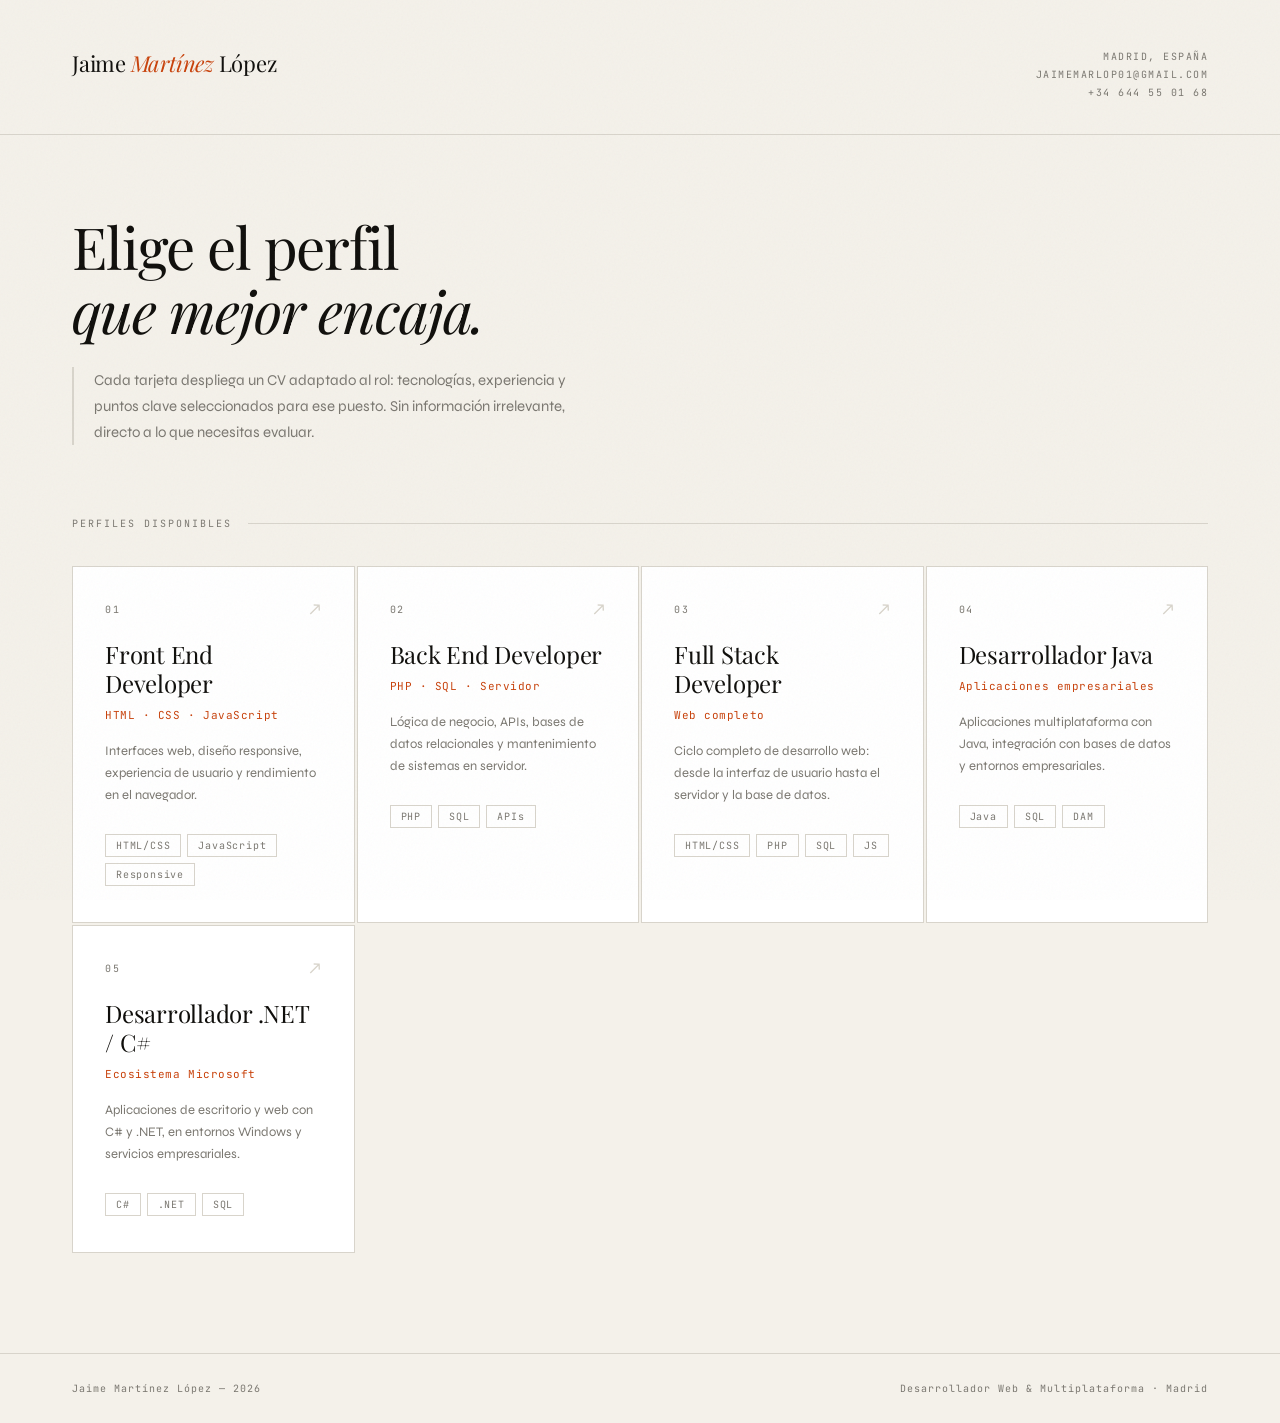
<file: index.html>
<!DOCTYPE html>
<html lang="es">
<head>
<meta charset="UTF-8">
<meta name="viewport" content="width=device-width, initial-scale=1.0">
<title>Jaime Martínez López — Portfolio</title>
<link rel="preconnect" href="https://fonts.googleapis.com">
<link href="https://fonts.googleapis.com/css2?family=Playfair+Display:ital,wght@0,400;0,700;1,400&family=Syne:wght@400;500;700&family=JetBrains+Mono:wght@300;400&display=swap" rel="stylesheet">
<style>
:root { --bg:#f4f1ea; --ink:#0f0e0b; --muted:#7a7770; --line:#d8d4cb; --accent:#c8410a; }
*,*::before,*::after{box-sizing:border-box;margin:0;padding:0}
html{scroll-behavior:smooth}
body{background:var(--bg);color:var(--ink);font-family:'Syne',sans-serif;min-height:100vh;overflow-x:hidden}
body::after{content:'';position:fixed;inset:0;background-image:url("data:image/svg+xml,%3Csvg viewBox='0 0 512 512' xmlns='http://www.w3.org/2000/svg'%3E%3Cfilter id='g'%3E%3CfeTurbulence type='fractalNoise' baseFrequency='0.9' numOctaves='4' stitchTiles='stitch'/%3E%3C/filter%3E%3Crect width='100%25' height='100%25' filter='url(%23g)' opacity='0.035'/%3E%3C/svg%3E");pointer-events:none;z-index:100}
header{padding:48px 72px 32px;display:flex;justify-content:space-between;align-items:flex-start;border-bottom:1px solid var(--line);opacity:0;animation:fadeUp .6s .1s ease forwards}
.header-name{font-family:'Playfair Display',serif;font-size:22px;font-weight:400;letter-spacing:-.01em}
.header-name em{font-style:italic;color:var(--accent)}
.header-meta{font-family:'JetBrains Mono',monospace;font-size:10px;letter-spacing:.15em;color:var(--muted);text-transform:uppercase;text-align:right;line-height:1.8}
.hero-copy{padding:80px 72px 0;max-width:680px;opacity:0;animation:fadeUp .6s .25s ease forwards}
.hero-tag{font-family:'JetBrains Mono',monospace;font-size:10px;letter-spacing:.2em;text-transform:uppercase;color:var(--accent);display:flex;align-items:center;gap:12px;margin-bottom:28px}
.hero-tag::before{content:'';width:36px;height:1px;background:var(--accent)}
.hero-h1{font-family:'Playfair Display',serif;font-size:clamp(36px,5vw,58px);font-weight:400;line-height:1.1;letter-spacing:-.02em;margin-bottom:24px}
.hero-h1 em{font-style:italic}
.hero-sub{font-size:15px;color:var(--muted);line-height:1.75;max-width:520px;border-left:2px solid var(--line);padding-left:20px}
.selector-wrap{padding:72px 72px 100px}
.selector-label{font-family:'JetBrains Mono',monospace;font-size:10px;letter-spacing:.2em;color:var(--muted);text-transform:uppercase;margin-bottom:36px;display:flex;align-items:center;gap:16px}
.selector-label::after{content:'';flex:1;height:1px;background:var(--line)}
.cards-grid{display:grid;grid-template-columns:repeat(auto-fill,minmax(280px,1fr));gap:2px}
.role-card{background:white;border:1px solid var(--line);padding:36px 32px;text-decoration:none;color:var(--ink);display:block;position:relative;overflow:hidden;transition:background .2s,border-color .2s;opacity:0;animation:fadeUp .5s ease forwards}
.role-card::before{content:'';position:absolute;bottom:0;left:0;height:3px;width:0;background:var(--accent);transition:width .35s ease}
.role-card:hover{background:#fdf9f4;border-color:#c5bfb5}
.role-card:hover::before{width:100%}
.card-num{font-family:'JetBrains Mono',monospace;font-size:10px;letter-spacing:.15em;color:var(--muted);margin-bottom:24px}
.card-title{font-family:'Playfair Display',serif;font-size:24px;font-weight:400;line-height:1.2;margin-bottom:10px;letter-spacing:-.01em}
.card-sub{font-family:'JetBrains Mono',monospace;font-size:11px;color:var(--accent);letter-spacing:.05em;margin-bottom:18px}
.card-desc{font-size:13px;color:var(--muted);line-height:1.7;margin-bottom:28px}
.card-tags{display:flex;flex-wrap:wrap;gap:6px}
.tag{font-family:'JetBrains Mono',monospace;font-size:10px;letter-spacing:.08em;padding:4px 10px;border:1px solid var(--line);color:var(--muted)}
.card-arrow{position:absolute;top:32px;right:32px;font-size:18px;color:var(--line);transition:color .2s,transform .2s}
.role-card:hover .card-arrow{color:var(--accent);transform:translate(3px,-3px)}
footer{border-top:1px solid var(--line);padding:28px 72px;display:flex;justify-content:space-between;font-family:'JetBrains Mono',monospace;font-size:10px;color:var(--muted);letter-spacing:.1em;opacity:0;animation:fadeUp .5s .8s ease forwards}
@keyframes fadeUp{from{opacity:0;transform:translateY(18px)}to{opacity:1;transform:none}}
@media(max-width:720px){header,.hero-copy,.selector-wrap,footer{padding-left:28px;padding-right:28px}.cards-grid{grid-template-columns:1fr}}
</style>
</head>
<body>
<header>
  <div class="header-name">Jaime <em>Martínez</em> López</div>
  <div class="header-meta">Madrid, España<br>jaimemarlop01@gmail.com<br>+34 644 55 01 68</div>
</header>
<div class="hero-copy">
  <h1 class="hero-h1">Elige el perfil<br><em>que mejor encaja.</em></h1>
  <p class="hero-sub">Cada tarjeta despliega un CV adaptado al rol: tecnologías, experiencia y puntos clave seleccionados para ese puesto. Sin información irrelevante, directo a lo que necesitas evaluar.</p>
</div>
<div class="selector-wrap">
  <div class="selector-label">Perfiles disponibles</div>
  <div class="cards-grid" id="cards-grid"></div>
</div>
<footer>
  <span>Jaime Martínez López — 2026</span>
  <span>Desarrollador Web &amp; Multiplataforma · Madrid</span>
</footer>
<script>
const roles={frontend:{num:'01',title:'Front End Developer',sub:'HTML · CSS · JavaScript',desc:'Interfaces web, diseño responsive, experiencia de usuario y rendimiento en el navegador.',tags:['HTML/CSS','JavaScript','Responsive']},backend:{num:'02',title:'Back End Developer',sub:'PHP · SQL · Servidor',desc:'Lógica de negocio, APIs, bases de datos relacionales y mantenimiento de sistemas en servidor.',tags:['PHP','SQL','APIs']},fullstack:{num:'03',title:'Full Stack Developer',sub:'Web completo',desc:'Ciclo completo de desarrollo web: desde la interfaz de usuario hasta el servidor y la base de datos.',tags:['HTML/CSS','PHP','SQL','JS']},java:{num:'04',title:'Desarrollador Java',sub:'Aplicaciones empresariales',desc:'Aplicaciones multiplataforma con Java, integración con bases de datos y entornos empresariales.',tags:['Java','SQL','DAM']},dotnet:{num:'05',title:'Desarrollador .NET / C#',sub:'Ecosistema Microsoft',desc:'Aplicaciones de escritorio y web con C# y .NET, en entornos Windows y servicios empresariales.',tags:['C#','.NET','SQL']}};
const grid=document.getElementById('cards-grid');
Object.entries(roles).forEach(([key,r],i)=>{
  const delay=(0.30+i*0.08).toFixed(2);
  const tags=r.tags.map(t=>'<span class="tag">'+t+'</span>').join('');
  const a=document.createElement('a');
  a.className='role-card';a.href='cv.html?role='+key;a.style.animationDelay=delay+'s';
  a.innerHTML='<div class="card-arrow">↗</div><div class="card-num">'+r.num+'</div><div class="card-title">'+r.title+'</div><div class="card-sub">'+r.sub+'</div><p class="card-desc">'+r.desc+'</p><div class="card-tags">'+tags+'</div>';
  grid.appendChild(a);
});
</script>
</body>
</html>
</file>
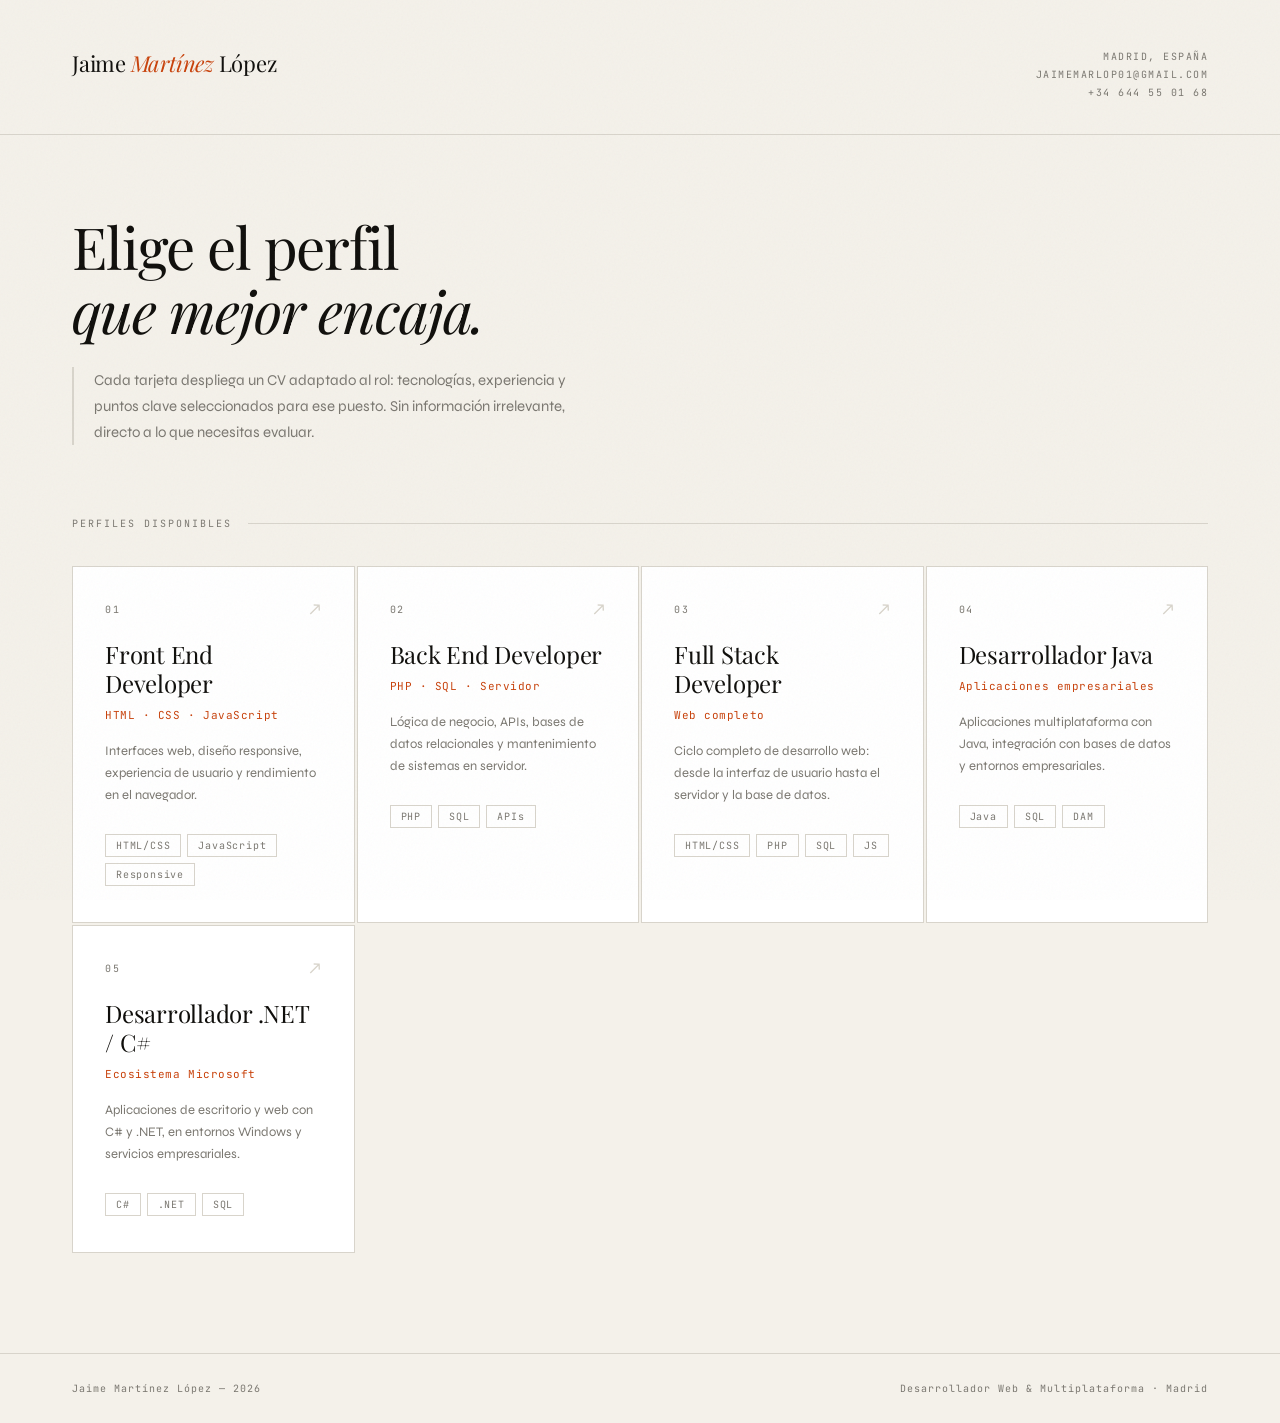
<file: cv.html>
<!DOCTYPE html>
<html lang="es">
<head>
<meta charset="UTF-8">
<meta name="viewport" content="width=device-width, initial-scale=1.0">
<title>CV — Jaime Martínez López</title>
<link rel="preconnect" href="https://fonts.googleapis.com">
<link href="https://fonts.googleapis.com/css2?family=DM+Serif+Display:ital@0;1&family=DM+Mono:wght@300;400;500&family=DM+Sans:wght@300;400;500;600&display=swap" rel="stylesheet">
<meta name="color-scheme" content="dark">
<link rel="stylesheet" href="css/styles.css">
<style>
.back-bar{display:flex;align-items:center;justify-content:space-between;padding:0 40px;height:44px;border-bottom:1px solid var(--border);background:var(--surface)}
.back-link{display:inline-flex;align-items:center;gap:10px;font-family:'DM Mono',monospace;font-size:10px;letter-spacing:.15em;text-transform:uppercase;color:var(--muted);text-decoration:none;transition:color .2s}
.back-link:hover{color:var(--accent)}
.back-link::before{content:'←';font-size:13px}
.full-cv-link{display:inline-flex;align-items:center;gap:8px;font-family:'DM Mono',monospace;font-size:10px;letter-spacing:.15em;text-transform:uppercase;color:var(--muted);text-decoration:none;border:1px solid var(--border);padding:4px 12px;transition:color .2s,border-color .2s}
.full-cv-link:hover{color:var(--accent);border-color:var(--accent)}
.full-cv-link::after{content:'→';font-size:13px}
.role-badge{font-family:'DM Mono',monospace;font-size:10px;letter-spacing:.15em;text-transform:uppercase;color:#0b0c0f;background:var(--accent);padding:4px 12px;display:flex;align-items:center;gap:8px}
.pulse-dot{width:6px;height:6px;background:#0b0c0f;border-radius:50%;animation:pulse 1.8s ease infinite}
@keyframes pulse{0%,100%{transform:scale(1);opacity:1}50%{transform:scale(1.4);opacity:.55}}
.skill-card.relevant::after{width:100%}
.skill-card.relevant{background:#181b22}
.skill-card.dimmed{opacity:.22}
.edu-card.dimmed{opacity:.25}
</style>
</head>
<body>

<div class="back-bar">
  <a class="back-link" href="index.html">Volver a selección de perfil</a>
  <a class="full-cv-link" href="cv_completo.html">Ver CV completo</a>
  <span class="role-badge"><span class="pulse-dot"></span><span id="badge-text"></span></span>
</div>

<section class="hero">
  <div class="hero-left">
    <div class="eyebrow" id="eyebrow"></div>
    <h1>Jaime<br><em>Martínez</em><br>López</h1>
    <p class="hero-role" id="hero-role"></p>
    <p class="hero-bio" id="hero-bio"></p>
    <div class="hero-cta">
      <a href="mailto:jaimemarlop01@gmail.com" class="btn btn-primary">✉ Contactar</a>
      <a href="tel:+34644550168" class="btn btn-ghost">📞 +34 644 55 01 68</a>
    </div>
  </div>
  <div class="hero-right">
    <div class="hero-photo-wrap">
      <img class="hero-photo" src="img/photo.png" alt="Jaime Martínez López">
    </div>
  </div>
</section>

<div class="ticker">
  <div class="ticker-inner" id="ticker-inner"></div>
</div>

<main>
  <section class="section reveal">
    <div class="section-label">Habilidades <span>01</span></div>
    <div class="skills-grid" id="skills-grid"></div>
  </section>

  <section class="section reveal">
    <div class="section-label">Experiencia <span>02</span></div>
    <div class="exp-item">
      <div class="exp-date">
        <strong>ACTUAL</strong>
        Enero 2023 — Actualidad<br>
        <span style="color:#6b6f7a;font-size:11px;">3 años, 4 meses</span>
      </div>
      <div>
        <div class="exp-role" id="exp-role"></div>
        <div class="exp-company" id="exp-company"></div>
        <ul class="exp-bullets" id="exp-bullets"></ul>
      </div>
    </div>
  </section>

  <section class="section reveal">
    <div class="section-label">Formación <span>03</span></div>
    <div class="edu-grid">
      <div class="edu-card" data-edu="dam">
        <div class="edu-year">2019 — 2020</div>
        <div class="edu-title">Grado en Desarrollo de Aplicaciones Multiplataforma</div>
        <div class="edu-school">IMF Smart Education</div>
      </div>
      <div class="edu-card" data-edu="web">
        <div class="edu-year">2021 — 2022</div>
        <div class="edu-title">Grado en Desarrollo de Aplicaciones Web</div>
        <div class="edu-school">IMF Smart Education</div>
      </div>
    </div>
  </section>

  <section class="section reveal">
    <div class="section-label">Idiomas <span>04</span></div>
    <div class="lang-row">
      <div class="lang-pill">
        <span style="font-size:22px">🇪🇸</span>
        <span class="lang-name">Español</span>
        <div class="lang-dots"><div class="dot on"></div><div class="dot on"></div><div class="dot on"></div><div class="dot on"></div><div class="dot on"></div></div>
        <span class="lang-level">Nativo</span>
      </div>
      <div class="lang-pill">
        <span style="font-size:22px">🇬🇧</span>
        <span class="lang-name">Inglés</span>
        <div class="lang-dots"><div class="dot on"></div><div class="dot on"></div><div class="dot on"></div><div class="dot on"></div><div class="dot"></div></div>
        <span class="lang-level">Profesional</span>
      </div>
    </div>
  </section>
</main>

<div class="contact-strip reveal">
  <div class="contact-item"><span class="contact-label">Teléfono</span><a href="tel:+34644550168" class="contact-value">+34 644 55 01 68</a></div>
  <div class="contact-item"><span class="contact-label">Email</span><a href="mailto:jaimemarlop01@gmail.com" class="contact-value">jaimemarlop01@gmail.com</a></div>
  <div class="contact-item"><span class="contact-label">Ubicación</span><span class="contact-value">Madrid, España</span></div>
</div>

<footer>
  <span>Jaime Martínez López — 2026</span>
  <span id="footer-role"></span>
</footer>

<script src="js/main.js"></script>
<script>
const roles = {
  frontend:{meta_title:'Jaime Martínez López — Frontend Developer',banner:'CV · Frontend Developer',eyebrow:'Disponible · Frontend Developer',role:'// Frontend Developer · HTML · CSS · JavaScript',bio:'Desarrollador frontend con más de 3 años de experiencia real en desarrollo y mantenimiento de aplicaciones web. Sólida base en HTML, CSS y JavaScript aplicada en proyectos de producción. Perfil proactivo, orientado a la calidad de la interfaz y con alta capacidad de aprendizaje para adaptarme a nuevas tecnologías del ecosistema frontend.',exp_role:'Desarrollador Frontend',exp_company:'Desarrollo Web · HTML / CSS / JavaScript',bullets:['Desarrollo y mantenimiento de interfaces web responsive, garantizando compatibilidad cross-browser y experiencia de usuario coherente en todos los dispositivos.','Implementación de mejoras continuas en el frontend de aplicaciones web existentes, reduciendo tiempos de carga y mejorando la accesibilidad.','Soporte técnico y resolución de incidencias relacionadas con la capa de presentación, coordinando con backend cuando era necesario.','Documentación técnica de componentes y estilos desarrollados, facilitando el mantenimiento y la incorporación de nuevos miembros al equipo.'],skills_highlight:['HTML / CSS','JavaScript'],edu_highlight:'web',ticker:'HTML · CSS · JavaScript · Responsive · Accesibilidad · UI · UX · Frontend · Web · Interfaces',footer_role:'Frontend Developer · HTML · CSS · JavaScript'},
  backend:{meta_title:'Jaime Martínez López — Backend Developer',banner:'CV · Backend Developer',eyebrow:'Disponible · Backend Developer',role:'// Backend Developer · PHP · SQL · Servidor',bio:'Desarrollador backend con más de 3 años de experiencia en lógica de negocio del lado del servidor, bases de datos relacionales y mantenimiento de aplicaciones web. Experiencia con PHP y SQL en entornos de producción. Perfil riguroso, orientado a la estabilidad de los sistemas, la seguridad de los datos y la documentación técnica.',exp_role:'Desarrollador Backend',exp_company:'Back End · PHP · SQL · Gestión de datos',bullets:['Desarrollo y mantenimiento de la lógica del servidor en PHP, implementando endpoints, procesos de negocio y validaciones de datos.','Diseño y optimización de consultas SQL sobre bases de datos relacionales, garantizando rendimiento y consistencia de los datos.','Resolución de incidencias en entornos de producción, analizando logs y trazando el origen de errores en la capa de servidor.','Elaboración de documentación técnica de APIs, modelos de datos y flujos de servidor para facilitar el mantenimiento del sistema.'],skills_highlight:['PHP','SQL'],edu_highlight:'web',ticker:'PHP · SQL · Back End · APIs · Bases de datos · Servidor · Lógica de negocio',footer_role:'Backend Developer · PHP · SQL'},
  fullstack:{meta_title:'Jaime Martínez López — Full Stack Developer',banner:'CV · Full Stack Developer',eyebrow:'Disponible · Full Stack Developer',role:'// Full Stack Developer · Web Completo',bio:'Desarrollador full stack con más de 3 años de experiencia en el ciclo completo de desarrollo web: desde la interfaz de usuario hasta la lógica del servidor y la base de datos. Experiencia real en HTML, CSS, JavaScript, PHP y SQL en proyectos de producción. Perfil versátil, capaz de trabajar en cualquier capa del stack y de adaptar mi foco a las necesidades del equipo.',exp_role:'Desarrollador Full Stack',exp_company:'Desarrollo Web · Front End &amp; Back End',bullets:['Desarrollo integral de aplicaciones web, trabajando simultáneamente en frontend (HTML/CSS/JS) y backend (PHP/SQL) según las necesidades del proyecto.','Mantenimiento y evolución de sistemas web en producción, incorporando nuevas funcionalidades desde la interfaz hasta la base de datos.','Resolución de incidencias en toda la pila tecnológica, desde problemas de renderizado en el navegador hasta fallos en consultas SQL.','Documentación técnica completa del ciclo de desarrollo: arquitectura, endpoints, modelo de datos y componentes de interfaz.'],skills_highlight:['HTML / CSS','JavaScript','PHP','SQL'],edu_highlight:'web',ticker:'HTML · CSS · JavaScript · PHP · SQL · Full Stack · Front End · Back End · Web',footer_role:'Full Stack Developer · Web'},
  java:{meta_title:'Jaime Martínez López — Desarrollador Java',banner:'CV · Desarrollador Java',eyebrow:'Disponible · Desarrollador Java',role:'// Desarrollador Java · Aplicaciones Multiplataforma',bio:'Desarrollador con formación específica en Desarrollo de Aplicaciones Multiplataforma (DAM) y más de 3 años de experiencia real en el desarrollo y mantenimiento de aplicaciones Java integradas con bases de datos relacionales. Perfil riguroso, comprometido con la calidad del código y con capacidad para adaptarme a frameworks y herramientas del ecosistema Java empresarial.',exp_role:'Desarrollador Java',exp_company:'Aplicaciones Multiplataforma · Java · SQL',bullets:['Desarrollo y mantenimiento de aplicaciones multiplataforma en Java, integrando lógica de negocio con bases de datos relacionales mediante SQL.','Implementación de mejoras continuas en aplicaciones Java existentes, refactorizando código y optimizando el rendimiento de las consultas.','Resolución de incidencias en entornos de producción Java, analizando excepciones y trazando el origen de los errores en la capa de aplicación.','Elaboración de documentación técnica de los módulos desarrollados, facilitando el mantenimiento y la comprensión del sistema por parte del equipo.'],skills_highlight:['Java','SQL'],edu_highlight:'dam',ticker:'Java · SQL · DAM · Multiplataforma · OOP · Bases de datos · Aplicaciones empresariales',footer_role:'Desarrollador Java · Aplicaciones Multiplataforma'},
  dotnet:{meta_title:'Jaime Martínez López — Desarrollador .NET / C#',banner:'CV · Desarrollador .NET / C#',eyebrow:'Disponible · Desarrollador .NET / C#',role:'// Desarrollador C# · .NET · Windows &amp; Web',bio:'Desarrollador con experiencia en C# y el ecosistema .NET para aplicaciones de escritorio y web. Formación en Desarrollo de Aplicaciones Multiplataforma aplicada en proyectos reales con tecnologías Microsoft. Perfil riguroso y responsable, con facilidad para integrarme en equipos de trabajo y adaptarme a las herramientas y flujos del stack Microsoft.',exp_role:'Desarrollador .NET / C#',exp_company:'C# · .NET · Aplicaciones empresariales',bullets:['Desarrollo y mantenimiento de aplicaciones con C# y .NET para entornos Windows y web, integrando bases de datos relacionales mediante SQL.','Implementación de mejoras y nuevas funcionalidades en proyectos .NET existentes, respetando la arquitectura y los estándares del equipo.','Soporte técnico y resolución de incidencias en aplicaciones del ecosistema Microsoft, analizando errores y aplicando correcciones en producción.','Documentación técnica de los módulos y servicios desarrollados, garantizando la trazabilidad de los cambios y la comprensión del sistema.'],skills_highlight:['C# / .NET','SQL'],edu_highlight:'dam',ticker:'C# · .NET · SQL · Windows · DAM · Escritorio · Web · Microsoft · Stack empresarial',footer_role:'Desarrollador .NET / C# · Microsoft Stack'}
};

const allSkills=[
  {icon:'🌐',name:'HTML / CSS',type:'Front End'},
  {icon:'⚡',name:'JavaScript',type:'Front End'},
  {icon:'🐘',name:'PHP',type:'Back End'},
  {icon:'☕',name:'Java',type:'Multiplataforma'},
  {icon:'🗄️',name:'SQL',type:'Base de datos'},
  {icon:'🔷',name:'C# / .NET',type:'Multiplataforma'}
];

const key = new URLSearchParams(window.location.search).get('role');
if (!key || !roles[key]) { window.location.replace('index.html'); }
const r = roles[key];

document.title = r.meta_title;
document.getElementById('badge-text').textContent = r.banner;
document.getElementById('eyebrow').textContent = r.eyebrow;
document.getElementById('hero-role').textContent = r.role;
document.getElementById('hero-bio').textContent = r.bio;
document.getElementById('exp-role').textContent = r.exp_role;
document.getElementById('exp-company').innerHTML = r.exp_company;
document.getElementById('footer-role').textContent = r.footer_role;
document.getElementById('ticker-inner').textContent = r.ticker + ' · ' + r.ticker + ' ·';
document.getElementById('exp-bullets').innerHTML = r.bullets.map(b => '<li>' + b + '</li>').join('');
document.getElementById('skills-grid').innerHTML = allSkills.map(s => {
  const cls = r.skills_highlight.includes(s.name) ? 'skill-card relevant' : 'skill-card dimmed';
  return '<div class="' + cls + '"><span class="skill-icon">' + s.icon + '</span><div class="skill-name">' + s.name + '</div><div class="skill-type">' + s.type + '</div></div>';
}).join('');
document.querySelectorAll('.edu-card').forEach(card => {
  card.className = card.dataset.edu === r.edu_highlight ? 'edu-card' : 'edu-card dimmed';
});
</script>
</body>
</html>
</file>
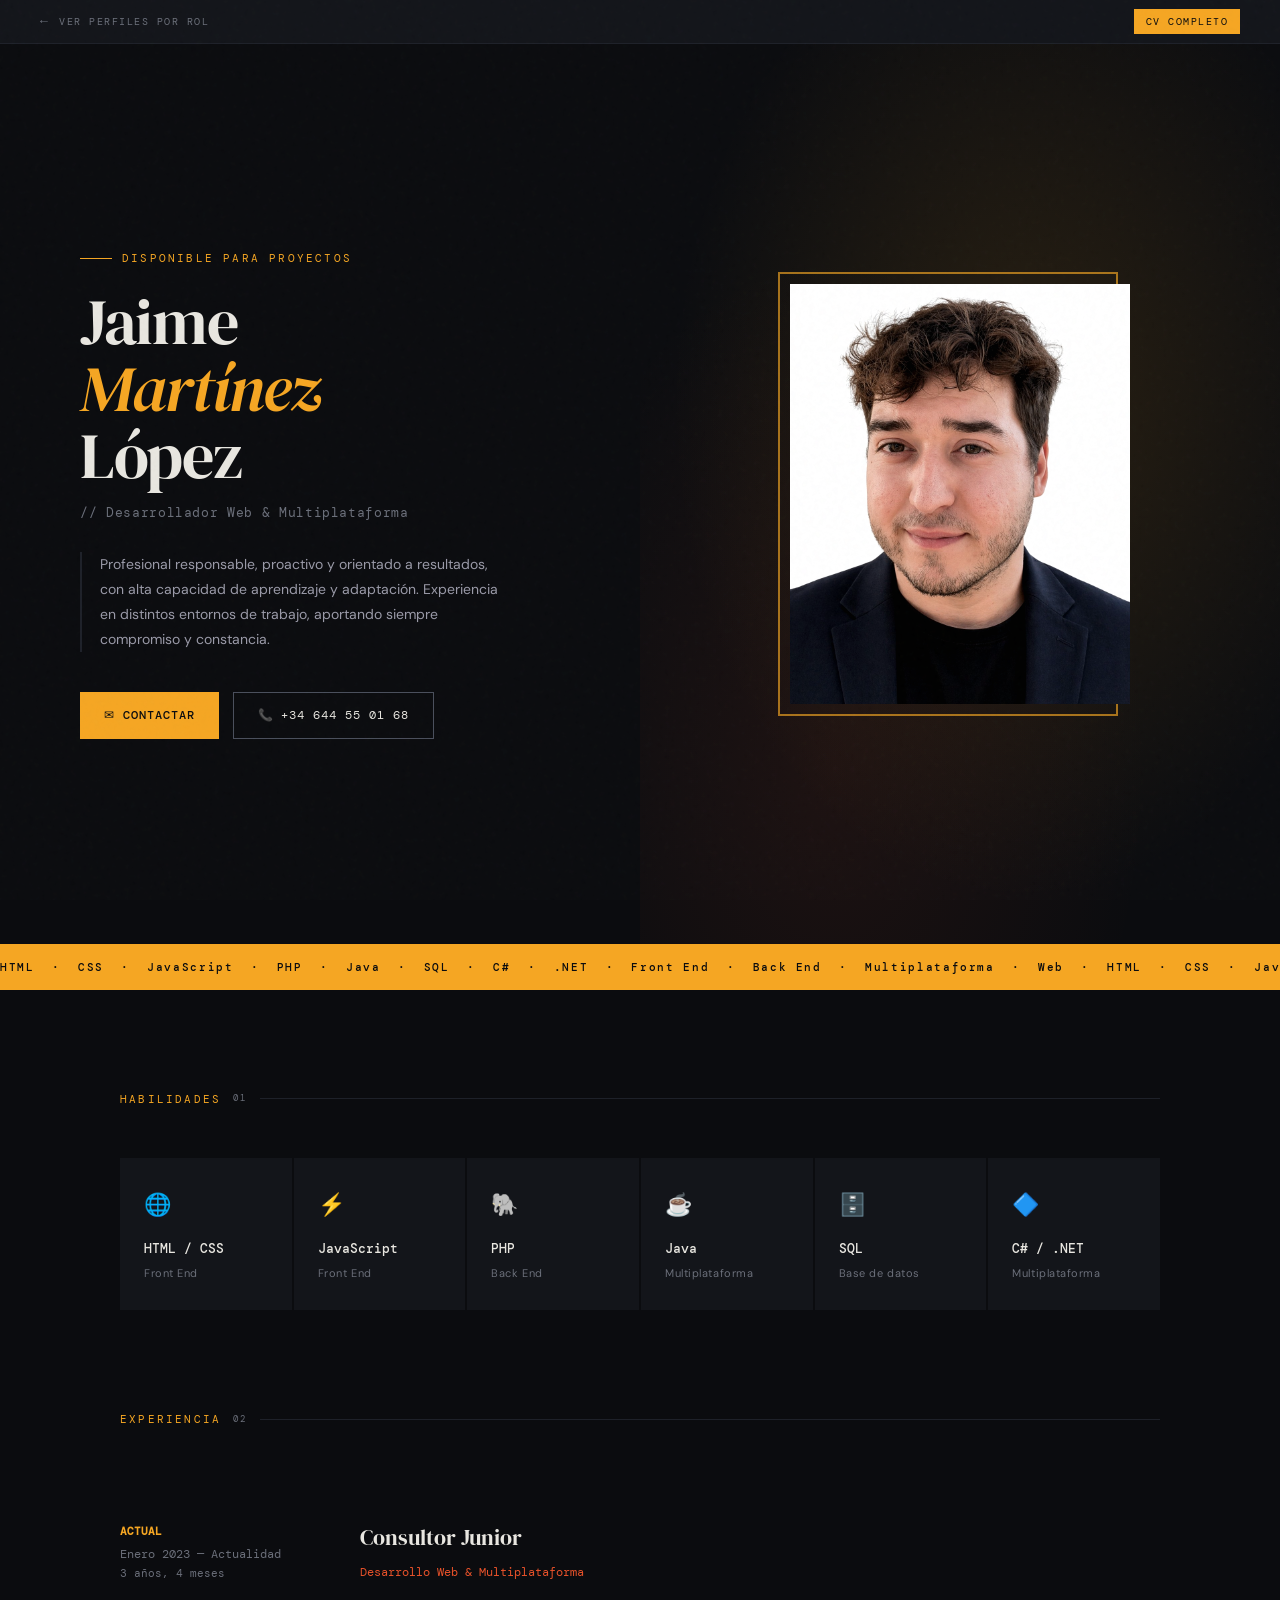
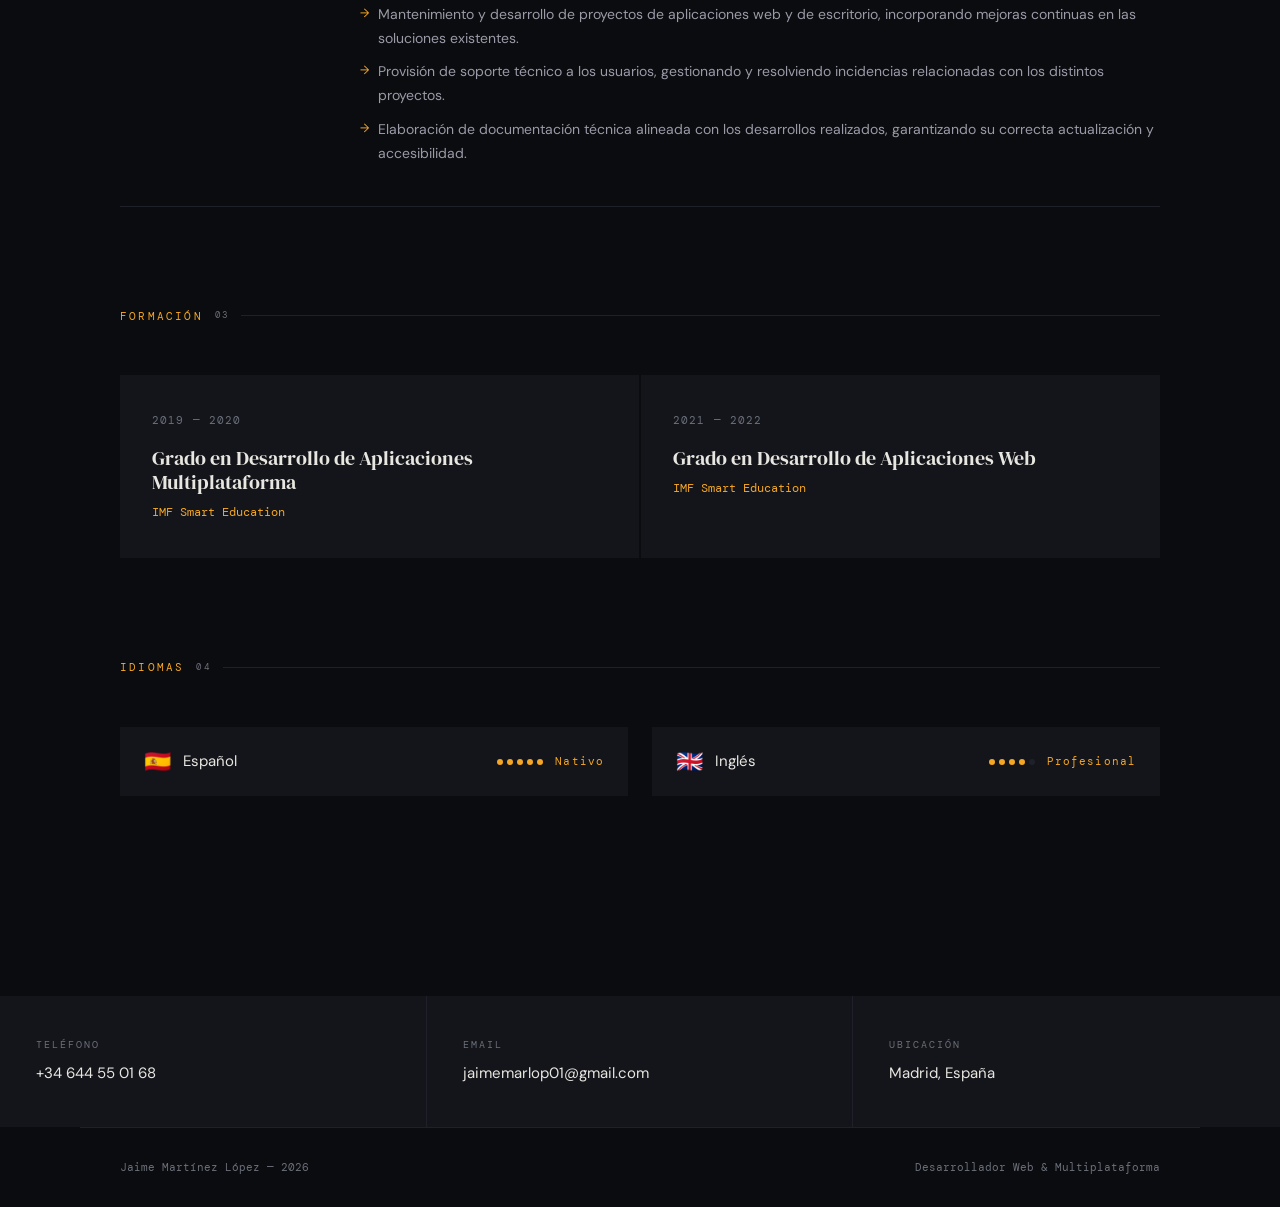
<file: cv_completo.html>
<!DOCTYPE html>
<html lang="es">
<head>
<meta charset="UTF-8">
<meta name="viewport" content="width=device-width, initial-scale=1.0">
<title>Jaime Martínez López — Dev Portfolio</title>
<link rel="preconnect" href="https://fonts.googleapis.com">
<link href="https://fonts.googleapis.com/css2?family=DM+Serif+Display:ital@0;1&family=DM+Mono:wght@300;400;500&family=DM+Sans:wght@300;400;500;600&display=swap" rel="stylesheet">
  <meta name="color-scheme" content="dark">
  <link rel="stylesheet" href="css/styles.css">
  <style>
  .back-bar{display:flex;align-items:center;justify-content:space-between;padding:0 40px;height:44px;border-bottom:1px solid var(--border);background:var(--surface)}
  .back-link{display:inline-flex;align-items:center;gap:10px;font-family:'DM Mono',monospace;font-size:10px;letter-spacing:.15em;text-transform:uppercase;color:var(--muted);text-decoration:none;transition:color .2s}
  .back-link:hover{color:var(--accent)}
  .back-link::before{content:'←';font-size:13px}
  .cv-badge{font-family:'DM Mono',monospace;font-size:10px;letter-spacing:.15em;text-transform:uppercase;color:#0b0c0f;background:var(--accent);padding:4px 12px}
  </style>
</head>
<body>

<div class="back-bar">
  <a class="back-link" href="index.html">Ver perfiles por rol</a>
  <span class="cv-badge">CV Completo</span>
</div>

<!-- HERO -->
<section class="hero">
  <div class="hero-left">
    <div class="eyebrow">Disponible para proyectos</div>
    <h1>Jaime<br><em>Martínez</em><br>López</h1>
    <p class="hero-role">// Desarrollador Web &amp; Multiplataforma</p>
    <p class="hero-bio">
      Profesional responsable, proactivo y orientado a resultados, con alta capacidad de
      aprendizaje y adaptación. Experiencia en distintos entornos de trabajo, aportando
      siempre compromiso y constancia.
    </p>
    <div class="hero-cta">
      <a href="mailto:jaimemarlop01@gmail.com" class="btn btn-primary">✉ Contactar</a>
      <a href="tel:+34644550168" class="btn btn-ghost">📞 +34 644 55 01 68</a>
    </div>
  </div>
  <div class="hero-right">
    <div class="hero-photo-wrap">
      <img class="hero-photo" src="img/photo.png" alt="Jaime Martínez López">
    </div>
  </div>
</section>

<!-- TICKER -->
<div class="ticker">
  <div class="ticker-inner">
    HTML &nbsp;·&nbsp; CSS &nbsp;·&nbsp; JavaScript &nbsp;·&nbsp; PHP &nbsp;·&nbsp; Java &nbsp;·&nbsp; SQL &nbsp;·&nbsp; C# &nbsp;·&nbsp; .NET &nbsp;·&nbsp; Front End &nbsp;·&nbsp; Back End &nbsp;·&nbsp; Multiplataforma &nbsp;·&nbsp; Web &nbsp;·&nbsp; HTML &nbsp;·&nbsp; CSS &nbsp;·&nbsp; JavaScript &nbsp;·&nbsp; PHP &nbsp;·&nbsp; Java &nbsp;·&nbsp; SQL &nbsp;·&nbsp; C# &nbsp;·&nbsp; .NET &nbsp;·&nbsp; Front End &nbsp;·&nbsp; Back End &nbsp;·&nbsp; Multiplataforma &nbsp;·&nbsp; Web &nbsp;·&nbsp;
  </div>
</div>

<main>

  <!-- SKILLS -->
  <section class="section reveal">
    <div class="section-label">Habilidades <span>01</span></div>
    <div class="skills-grid">
      <div class="skill-card"><span class="skill-icon">🌐</span><div class="skill-name">HTML / CSS</div><div class="skill-type">Front End</div></div>
      <div class="skill-card"><span class="skill-icon">⚡</span><div class="skill-name">JavaScript</div><div class="skill-type">Front End</div></div>
      <div class="skill-card"><span class="skill-icon">🐘</span><div class="skill-name">PHP</div><div class="skill-type">Back End</div></div>
      <div class="skill-card"><span class="skill-icon">☕</span><div class="skill-name">Java</div><div class="skill-type">Multiplataforma</div></div>
      <div class="skill-card"><span class="skill-icon">🗄️</span><div class="skill-name">SQL</div><div class="skill-type">Base de datos</div></div>
      <div class="skill-card"><span class="skill-icon">🔷</span><div class="skill-name">C# / .NET</div><div class="skill-type">Multiplataforma</div></div>
    </div>
  </section>

  <!-- EXPERIENCE -->
  <section class="section reveal">
    <div class="section-label">Experiencia <span>02</span></div>
    <div class="exp-item">
      <div class="exp-date">
        <strong>ACTUAL</strong>
        Enero 2023 — Actualidad<br>
        <span style="color:#6b6f7a;font-size:11px;">3 años, 4 meses</span>
      </div>
      <div>
        <div class="exp-role">Consultor Junior</div>
        <div class="exp-company">Desarrollo Web &amp; Multiplataforma</div>
        <ul class="exp-bullets">
          <li>Mantenimiento y desarrollo de proyectos de aplicaciones web y de escritorio, incorporando mejoras continuas en las soluciones existentes.</li>
          <li>Provisión de soporte técnico a los usuarios, gestionando y resolviendo incidencias relacionadas con los distintos proyectos.</li>
          <li>Elaboración de documentación técnica alineada con los desarrollos realizados, garantizando su correcta actualización y accesibilidad.</li>
        </ul>
      </div>
    </div>
  </section>

  <!-- EDUCATION -->
  <section class="section reveal">
    <div class="section-label">Formación <span>03</span></div>
    <div class="edu-grid">
      <div class="edu-card">
        <div class="edu-year">2019 — 2020</div>
        <div class="edu-title">Grado en Desarrollo de Aplicaciones Multiplataforma</div>
        <div class="edu-school">IMF Smart Education</div>
      </div>
      <div class="edu-card">
        <div class="edu-year">2021 — 2022</div>
        <div class="edu-title">Grado en Desarrollo de Aplicaciones Web</div>
        <div class="edu-school">IMF Smart Education</div>
      </div>
    </div>
  </section>

  <!-- LANGUAGES -->
  <section class="section reveal">
    <div class="section-label">Idiomas <span>04</span></div>
    <div class="lang-row">
      <div class="lang-pill">
        <span style="font-size:22px">🇪🇸</span>
        <span class="lang-name">Español</span>
        <div class="lang-dots"><div class="dot on"></div><div class="dot on"></div><div class="dot on"></div><div class="dot on"></div><div class="dot on"></div></div>
        <span class="lang-level">Nativo</span>
      </div>
      <div class="lang-pill">
        <span style="font-size:22px">🇬🇧</span>
        <span class="lang-name">Inglés</span>
        <div class="lang-dots"><div class="dot on"></div><div class="dot on"></div><div class="dot on"></div><div class="dot on"></div><div class="dot"></div></div>
        <span class="lang-level">Profesional</span>
      </div>
    </div>
  </section>

</main>

<!-- CONTACT STRIP -->
<div class="contact-strip reveal">
  <div class="contact-item">
    <span class="contact-label">Teléfono</span>
    <a href="tel:+34644550168" class="contact-value">+34 644 55 01 68</a>
  </div>
  <div class="contact-item">
    <span class="contact-label">Email</span>
    <a href="mailto:jaimemarlop01@gmail.com" class="contact-value">jaimemarlop01@gmail.com</a>
  </div>
  <div class="contact-item">
    <span class="contact-label">Ubicación</span>
    <span class="contact-value">Madrid, España</span>
  </div>
</div>

<footer>
  <span>Jaime Martínez López — 2026</span>
  <span>Desarrollador Web &amp; Multiplataforma</span>
</footer>

    <script src="js/main.js"></script>
</body>
</html>
</file>
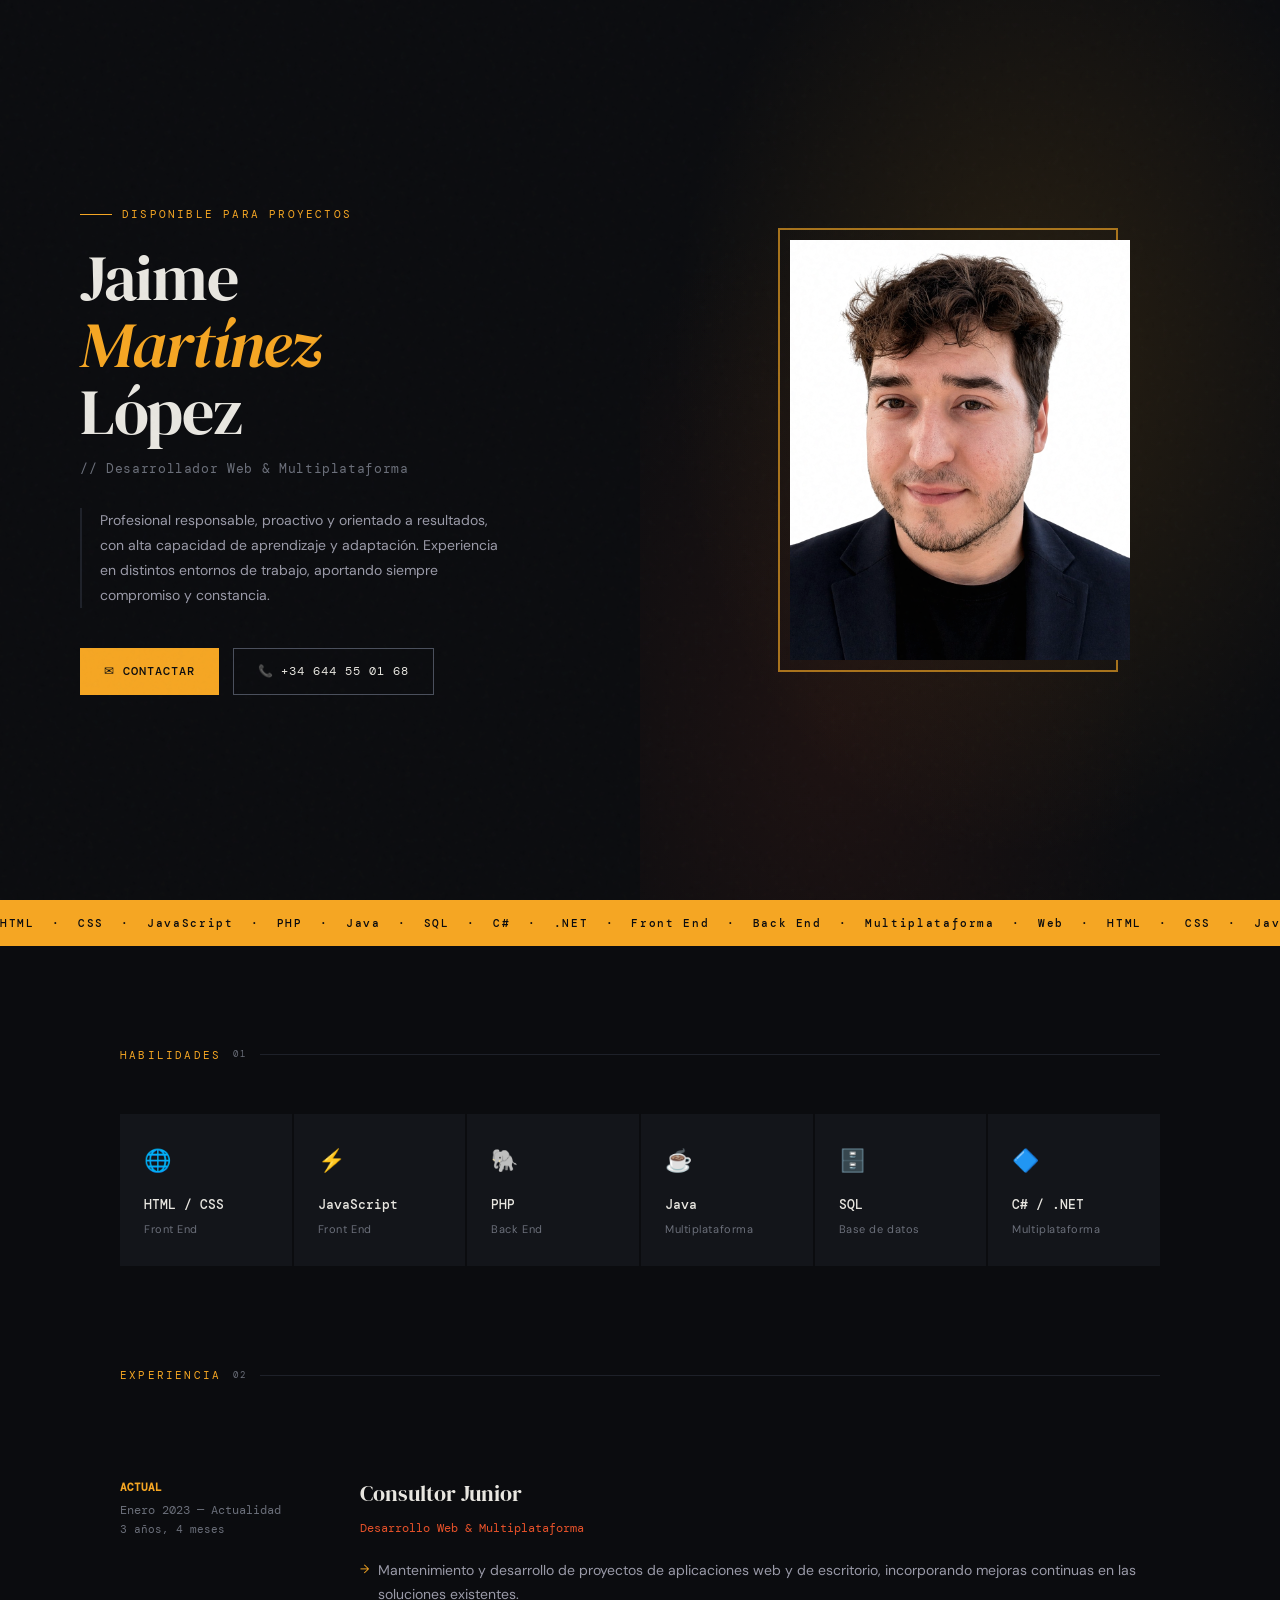
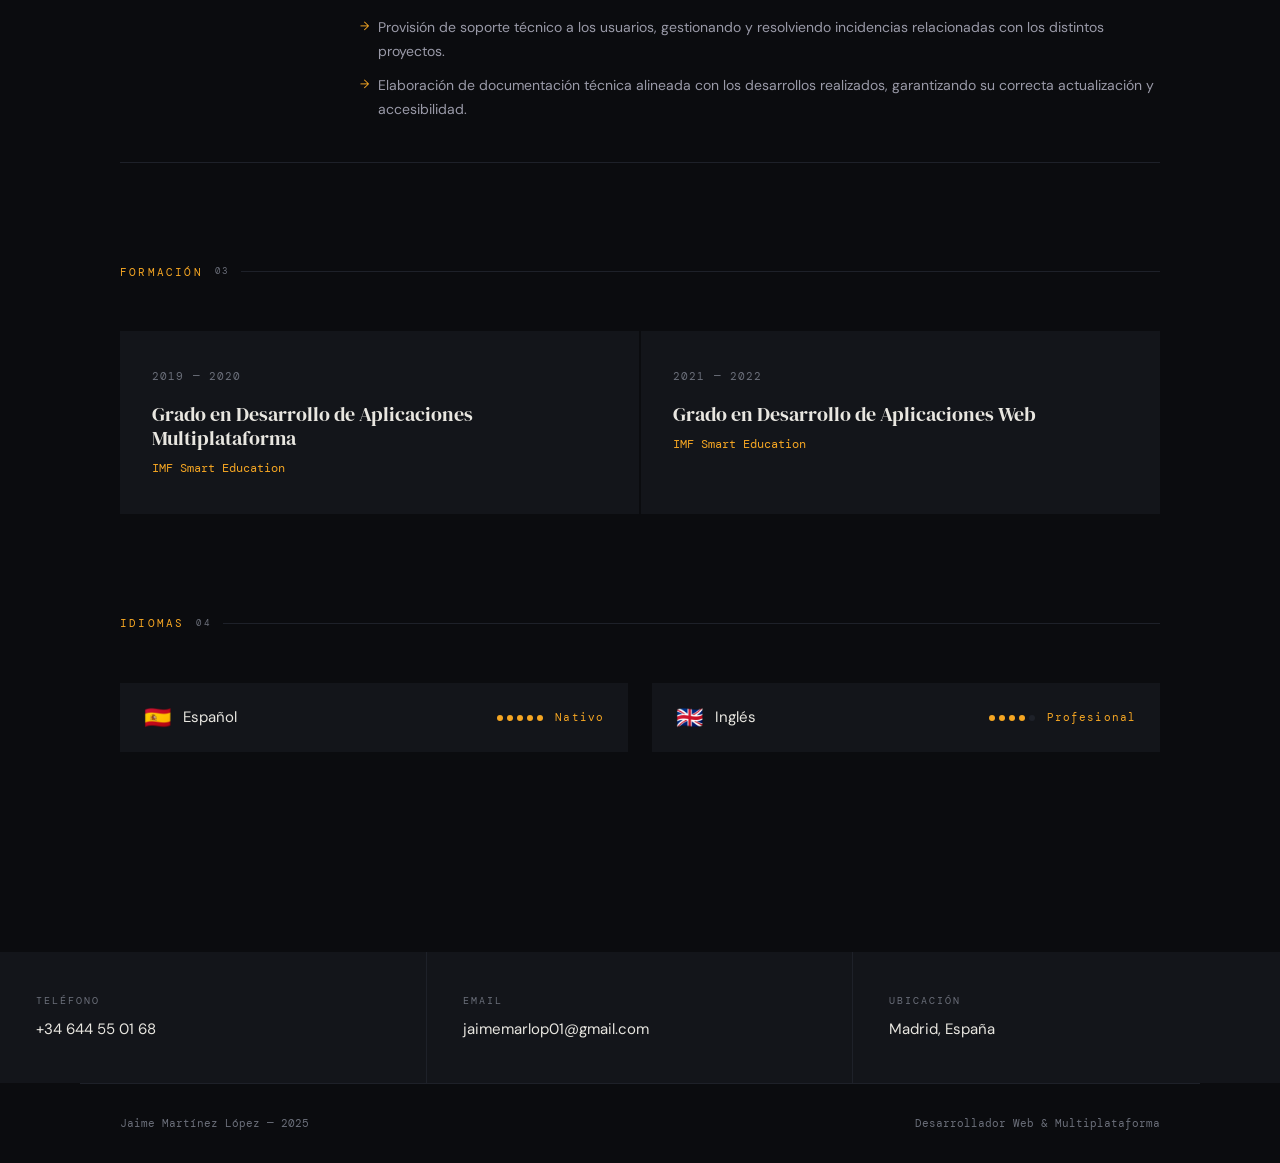
<file: jaime_cv.html>
<!DOCTYPE html>
<html lang="es">
<head>
<meta charset="UTF-8">
<meta name="viewport" content="width=device-width, initial-scale=1.0">
<title>Jaime Martínez López — Dev Portfolio</title>
<link rel="preconnect" href="https://fonts.googleapis.com">
<link href="https://fonts.googleapis.com/css2?family=DM+Serif+Display:ital@0;1&family=DM+Mono:wght@300;400;500&family=DM+Sans:wght@300;400;500;600&display=swap" rel="stylesheet">
  <link rel="stylesheet" href="css/styles.css">
</head>
<body>

<!-- HERO -->
<section class="hero">
  <div class="hero-left">
    <div class="eyebrow">Disponible para proyectos</div>
    <h1>Jaime<br><em>Martínez</em><br>López</h1>
    <p class="hero-role">// Desarrollador Web &amp; Multiplataforma</p>
    <p class="hero-bio">
      Profesional responsable, proactivo y orientado a resultados, con alta capacidad de
      aprendizaje y adaptación. Experiencia en distintos entornos de trabajo, aportando
      siempre compromiso y constancia.
    </p>
    <div class="hero-cta">
      <a href="mailto:jaimemarlop01@gmail.com" class="btn btn-primary">✉ Contactar</a>
      <a href="tel:+34644550168" class="btn btn-ghost">📞 +34 644 55 01 68</a>
    </div>
  </div>
  <div class="hero-right">
    <div class="hero-photo-wrap">
      <img class="hero-photo" src="img/photo.png" alt="Jaime Martínez López">
    </div>
  </div>
</section>

<!-- TICKER -->
<div class="ticker">
  <div class="ticker-inner">
    HTML &nbsp;·&nbsp; CSS &nbsp;·&nbsp; JavaScript &nbsp;·&nbsp; PHP &nbsp;·&nbsp; Java &nbsp;·&nbsp; SQL &nbsp;·&nbsp; C# &nbsp;·&nbsp; .NET &nbsp;·&nbsp; Front End &nbsp;·&nbsp; Back End &nbsp;·&nbsp; Multiplataforma &nbsp;·&nbsp; Web &nbsp;·&nbsp; HTML &nbsp;·&nbsp; CSS &nbsp;·&nbsp; JavaScript &nbsp;·&nbsp; PHP &nbsp;·&nbsp; Java &nbsp;·&nbsp; SQL &nbsp;·&nbsp; C# &nbsp;·&nbsp; .NET &nbsp;·&nbsp; Front End &nbsp;·&nbsp; Back End &nbsp;·&nbsp; Multiplataforma &nbsp;·&nbsp; Web &nbsp;·&nbsp;
  </div>
</div>

<main>

  <!-- SKILLS -->
  <section class="section reveal">
    <div class="section-label">Habilidades <span>01</span></div>
    <div class="skills-grid">
      <div class="skill-card"><span class="skill-icon">🌐</span><div class="skill-name">HTML / CSS</div><div class="skill-type">Front End</div></div>
      <div class="skill-card"><span class="skill-icon">⚡</span><div class="skill-name">JavaScript</div><div class="skill-type">Front End</div></div>
      <div class="skill-card"><span class="skill-icon">🐘</span><div class="skill-name">PHP</div><div class="skill-type">Back End</div></div>
      <div class="skill-card"><span class="skill-icon">☕</span><div class="skill-name">Java</div><div class="skill-type">Multiplataforma</div></div>
      <div class="skill-card"><span class="skill-icon">🗄️</span><div class="skill-name">SQL</div><div class="skill-type">Base de datos</div></div>
      <div class="skill-card"><span class="skill-icon">🔷</span><div class="skill-name">C# / .NET</div><div class="skill-type">Multiplataforma</div></div>
    </div>
  </section>

  <!-- EXPERIENCE -->
  <section class="section reveal">
    <div class="section-label">Experiencia <span>02</span></div>
    <div class="exp-item">
      <div class="exp-date">
        <strong>ACTUAL</strong>
        Enero 2023 — Actualidad<br>
        <span style="color:#6b6f7a;font-size:11px;">3 años, 4 meses</span>
      </div>
      <div>
        <div class="exp-role">Consultor Junior</div>
        <div class="exp-company">Desarrollo Web &amp; Multiplataforma</div>
        <ul class="exp-bullets">
          <li>Mantenimiento y desarrollo de proyectos de aplicaciones web y de escritorio, incorporando mejoras continuas en las soluciones existentes.</li>
          <li>Provisión de soporte técnico a los usuarios, gestionando y resolviendo incidencias relacionadas con los distintos proyectos.</li>
          <li>Elaboración de documentación técnica alineada con los desarrollos realizados, garantizando su correcta actualización y accesibilidad.</li>
        </ul>
      </div>
    </div>
  </section>

  <!-- EDUCATION -->
  <section class="section reveal">
    <div class="section-label">Formación <span>03</span></div>
    <div class="edu-grid">
      <div class="edu-card">
        <div class="edu-year">2019 — 2020</div>
        <div class="edu-title">Grado en Desarrollo de Aplicaciones Multiplataforma</div>
        <div class="edu-school">IMF Smart Education</div>
      </div>
      <div class="edu-card">
        <div class="edu-year">2021 — 2022</div>
        <div class="edu-title">Grado en Desarrollo de Aplicaciones Web</div>
        <div class="edu-school">IMF Smart Education</div>
      </div>
    </div>
  </section>

  <!-- LANGUAGES -->
  <section class="section reveal">
    <div class="section-label">Idiomas <span>04</span></div>
    <div class="lang-row">
      <div class="lang-pill">
        <span style="font-size:22px">🇪🇸</span>
        <span class="lang-name">Español</span>
        <div class="lang-dots"><div class="dot on"></div><div class="dot on"></div><div class="dot on"></div><div class="dot on"></div><div class="dot on"></div></div>
        <span class="lang-level">Nativo</span>
      </div>
      <div class="lang-pill">
        <span style="font-size:22px">🇬🇧</span>
        <span class="lang-name">Inglés</span>
        <div class="lang-dots"><div class="dot on"></div><div class="dot on"></div><div class="dot on"></div><div class="dot on"></div><div class="dot"></div></div>
        <span class="lang-level">Profesional</span>
      </div>
    </div>
  </section>

</main>

<!-- CONTACT STRIP -->
<div class="contact-strip reveal">
  <div class="contact-item">
    <span class="contact-label">Teléfono</span>
    <a href="tel:+34644550168" class="contact-value">+34 644 55 01 68</a>
  </div>
  <div class="contact-item">
    <span class="contact-label">Email</span>
    <a href="mailto:jaimemarlop01@gmail.com" class="contact-value">jaimemarlop01@gmail.com</a>
  </div>
  <div class="contact-item">
    <span class="contact-label">Ubicación</span>
    <span class="contact-value">Madrid, España</span>
  </div>
</div>

<footer>
  <span>Jaime Martínez López — 2025</span>
  <span>Desarrollador Web &amp; Multiplataforma</span>
</footer>

    <script src="js/main.js"></script>
</body>
</html>
</file>
<file: css/styles.css>
:root {
    color-scheme: dark;
    --bg: #0b0c0f;
    --surface: #13151a;
    --border: #1e2129;
    --accent: #f5a623;
    --accent2: #e8522a;
    --text: #e8e6e0;
    --muted: #6b6f7a;
    --tag-bg: #1a1d25;
  }

  *, *::before, *::after { box-sizing: border-box; margin: 0; padding: 0; }

  body {
    background: var(--bg);
    color: var(--text);
    font-family: 'DM Sans', sans-serif;
    font-size: 15px;
    line-height: 1.7;
    overflow-x: hidden;
  }

  /* ──── Noise texture overlay ──── */
  body::before {
    content: '';
    position: fixed; inset: 0;
    background-image: url("data:image/svg+xml,%3Csvg viewBox='0 0 200 200' xmlns='http://www.w3.org/2000/svg'%3E%3Cfilter id='n'%3E%3CfeTurbulence type='fractalNoise' baseFrequency='0.75' numOctaves='4' stitchTiles='stitch'/%3E%3C/filter%3E%3Crect width='100%25' height='100%25' filter='url(%23n)' opacity='0.04'/%3E%3C/svg%3E");
    pointer-events: none; z-index: 999; opacity: .5;
  }

  /* ──── Hero ──── */
  .hero {
    min-height: 100vh;
    display: grid;
    grid-template-columns: 1fr 1fr;
    position: relative;
    overflow: hidden;
  }

  .hero-left {
    padding: 80px 60px 80px 80px;
    display: flex; flex-direction: column; justify-content: center;
    position: relative; z-index: 1;
  }

  .hero-right {
    position: relative; overflow: hidden;
    display: flex; align-items: center; justify-content: center;
  }

  .hero-right::before {
    content: '';
    position: absolute; inset: 0;
    background: radial-gradient(ellipse at 60% 40%, #f5a62320 0%, transparent 65%),
                radial-gradient(ellipse at 30% 80%, #e8522a15 0%, transparent 50%);
  }

  .hero-photo-wrap {
    position: relative; z-index: 1;
    width: 340px; height: 420px;
  }

  .hero-photo-wrap::before {
    content: '';
    position: absolute;
    top: -12px; left: -12px; right: 12px; bottom: -12px;
    border: 2px solid var(--accent);
    opacity: .65;
  }

  .hero-photo-wrap::after {
    content: '';
    position: absolute;
    top: 12px; left: 12px; right: -12px; bottom: -24px;
    background: linear-gradient(135deg, var(--accent2)30, transparent);
    opacity: .15;
    z-index: -1;
  }

  .hero-photo {
    width: 100%; height: 100%;
    object-fit: cover; object-position: top center;
    display: block;
    filter: grayscale(20%) contrast(1.05);
  }

  /* Tag */
  .eyebrow {
    font-family: 'DM Mono', monospace;
    font-size: 11px; letter-spacing: .2em;
    color: var(--accent);
    text-transform: uppercase;
    margin-bottom: 20px;
    display: flex; align-items: center; gap: 10px;
  }
  .eyebrow::before {
    content: '';
    width: 32px; height: 1px;
    background: var(--accent);
  }

  h1 {
    font-family: 'DM Serif Display', serif;
    font-size: clamp(40px, 5vw, 64px);
    line-height: 1.05;
    font-weight: 400;
    margin-bottom: 12px;
    letter-spacing: -.02em;
  }
  h1 em {
    font-style: italic;
    color: var(--accent);
  }

  .hero-role {
    font-family: 'DM Mono', monospace;
    font-size: 13px; color: var(--muted);
    margin-bottom: 28px; letter-spacing: .05em;
  }

  .hero-bio {
    max-width: 420px;
    color: #9a9aa8;
    font-size: 14px;
    line-height: 1.8;
    margin-bottom: 40px;
    border-left: 2px solid var(--border);
    padding-left: 18px;
  }

  .hero-cta {
    display: flex; gap: 14px; flex-wrap: wrap;
  }

  .btn {
    display: inline-flex; align-items: center; gap: 8px;
    padding: 12px 24px;
    font-family: 'DM Mono', monospace; font-size: 12px;
    letter-spacing: .08em; text-transform: uppercase;
    text-decoration: none; cursor: pointer;
    border: none; transition: all .25s;
  }
  .btn-primary {
    background: var(--accent); color: #0b0c0f;
    font-weight: 500;
  }
  .btn-primary:hover { background: #f0b840; transform: translateY(-2px); }
  .btn-ghost {
    background: transparent; color: var(--text);
    border: 1px solid #4a4f5c;
  }
  .btn-ghost:hover { background: var(--accent); border-color: var(--accent); color: #0b0c0f; }

  /* ──── Ticker ──── */
  .ticker {
    background: var(--accent);
    overflow: hidden; white-space: nowrap;
    padding: 10px 0;
  }
  .ticker-inner {
    display: inline-block;
    animation: ticker 22s linear infinite;
    font-family: 'DM Mono', monospace; font-size: 11px;
    letter-spacing: .15em; color: #0b0c0f; font-weight: 500;
  }
  @keyframes ticker { from { transform: translateX(0) } to { transform: translateX(-50%) } }

  /* ──── Sections ──── */
  main { max-width: 1120px; margin: 0 auto; padding: 0 40px 100px; }

  .section { margin-top: 100px; }

  .section-label {
    font-family: 'DM Mono', monospace;
    font-size: 11px; letter-spacing: .2em;
    color: var(--accent); text-transform: uppercase;
    display: flex; align-items: center; gap: 12px;
    margin-bottom: 50px;
  }
  .section-label span { font-size: 9px; color: var(--muted); }
  .section-label::after {
    content: '';
    flex: 1; height: 1px; background: var(--border);
  }

  /* ──── Skills ──── */
  .skills-grid {
    display: grid; grid-template-columns: repeat(auto-fill, minmax(160px, 1fr)); gap: 2px;
  }

  .skill-card {
    background: var(--surface);
    padding: 28px 24px;
    transition: background .2s;
    cursor: default;
    position: relative; overflow: hidden;
  }

  .skill-card::after {
    content: '';
    position: absolute; bottom: 0; left: 0;
    height: 2px; width: 0;
    background: var(--accent);
    transition: width .3s ease;
  }
  .skill-card:hover::after { width: 100%; }
  .skill-card:hover { background: #181b22; }

  .skill-icon {
    font-size: 22px; margin-bottom: 14px; display: block;
  }

  .skill-name {
    font-family: 'DM Mono', monospace;
    font-size: 13px; font-weight: 500;
    color: var(--text); margin-bottom: 4px;
  }

  .skill-type {
    font-size: 11px; color: var(--muted);
    letter-spacing: .05em;
  }

  /* ──── Experience ──── */
  .exp-item {
    display: grid; grid-template-columns: 200px 1fr; gap: 40px;
    padding: 40px 0; border-bottom: 1px solid var(--border);
  }
  .exp-item:first-child { border-top: 1px solid var(--border); }

  .exp-date {
    font-family: 'DM Mono', monospace;
    font-size: 12px; color: var(--muted);
    padding-top: 4px;
    line-height: 1.6;
  }
  .exp-date strong { color: var(--accent); display: block; font-size: 11px; margin-bottom: 4px; }

  .exp-role {
    font-family: 'DM Serif Display', serif;
    font-size: 22px; font-weight: 400; margin-bottom: 6px;
  }

  .exp-company {
    font-family: 'DM Mono', monospace;
    font-size: 12px; color: var(--accent2); margin-bottom: 20px;
  }

  .exp-bullets { list-style: none; display: flex; flex-direction: column; gap: 10px; }
  .exp-bullets li {
    font-size: 14px; color: #9a9aa8;
    padding-left: 18px; position: relative;
  }
  .exp-bullets li::before {
    content: '→'; position: absolute; left: 0;
    color: var(--accent); font-size: 12px;
  }

  /* ──── Education ──── */
  .edu-grid { display: grid; grid-template-columns: 1fr 1fr; gap: 2px; }

  .edu-card {
    background: var(--surface); padding: 36px 32px;
    position: relative; overflow: hidden;
    transition: background .2s;
  }
  .edu-card:hover { background: #181b22; }

  .edu-year {
    font-family: 'DM Mono', monospace; font-size: 11px;
    color: var(--muted); letter-spacing: .1em;
    margin-bottom: 16px;
  }
  .edu-title {
    font-family: 'DM Serif Display', serif;
    font-size: 20px; font-weight: 400; margin-bottom: 8px;
    line-height: 1.2;
  }
  .edu-school {
    font-family: 'DM Mono', monospace; font-size: 12px; color: var(--accent);
  }

  /* ──── Contact ──── */
  .contact-strip {
    background: var(--surface);
    display: grid; grid-template-columns: repeat(3, 1fr);
    margin-top: 100px;
  }

  .contact-item {
    padding: 40px 36px;
    border-right: 1px solid var(--border);
    display: flex; flex-direction: column; gap: 8px;
  }
  .contact-item:last-child { border-right: none; }

  .contact-label {
    font-family: 'DM Mono', monospace; font-size: 10px;
    letter-spacing: .2em; color: var(--muted); text-transform: uppercase;
  }
  .contact-value {
    font-size: 15px; color: var(--text);
    text-decoration: none;
    transition: color .2s;
  }
  .contact-value:hover { color: var(--accent); }

  /* ──── Languages ──── */
  .lang-row { display: flex; gap: 24px; flex-wrap: wrap; }
  .lang-pill {
    display: flex; align-items: center; gap: 12px;
    background: var(--surface); padding: 16px 24px;
    flex: 1; min-width: 200px;
  }
  .lang-name { font-size: 15px; flex: 1; }
  .lang-level {
    font-family: 'DM Mono', monospace; font-size: 11px;
    color: var(--accent); letter-spacing: .1em;
  }
  .lang-dots { display: flex; gap: 4px; }
  .dot { width: 6px; height: 6px; border-radius: 50%; background: var(--border); }
  .dot.on { background: var(--accent); }

  /* ──── Footer ──── */
  footer {
    border-top: 1px solid var(--border);
    padding: 30px 40px;
    display: flex; justify-content: space-between; align-items: center;
    font-family: 'DM Mono', monospace; font-size: 11px; color: var(--muted);
    max-width: 1120px; margin: 0 auto;
  }

  /* ──── Animated reveal ──── */
  .reveal { opacity: 0; transform: translateY(30px); transition: opacity .7s ease, transform .7s ease; }
  .revealed { opacity: 1; transform: none; }

  @media (max-width: 768px) {
    .hero { grid-template-columns: 1fr; }
    .hero-right { display: none; }
    .hero-left { padding: 60px 32px; }
    .exp-item { grid-template-columns: 1fr; gap: 12px; }
    .edu-grid { grid-template-columns: 1fr; }
    .contact-strip { grid-template-columns: 1fr; }
    .contact-item { border-right: none; border-bottom: 1px solid var(--border); }
    main { padding: 0 24px 80px; }
  }
</file>
